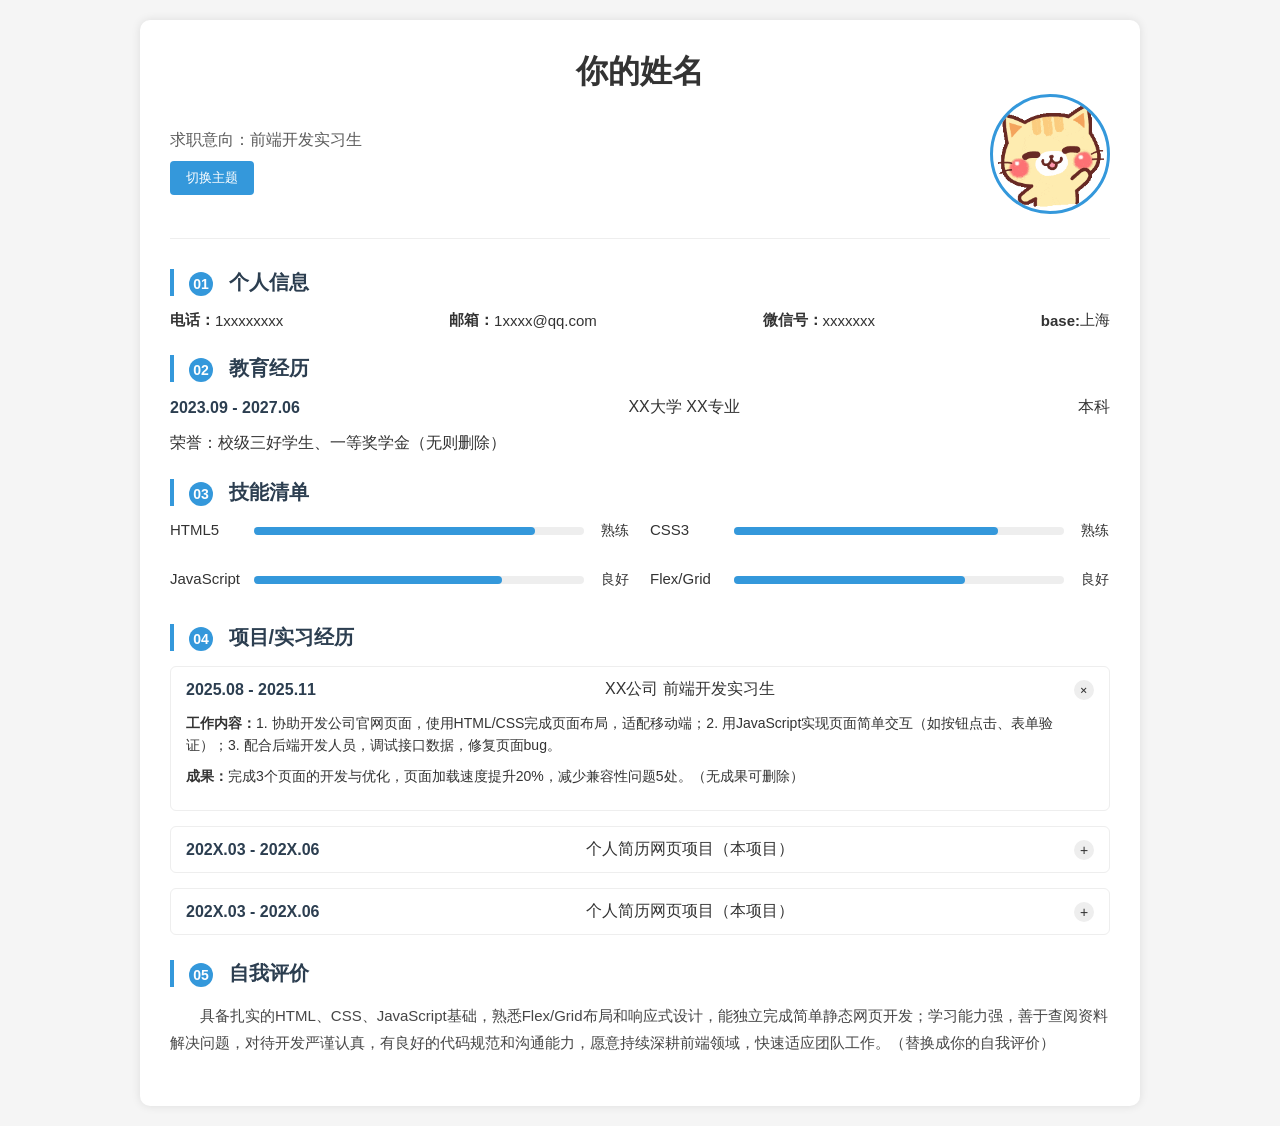
<file: index.html>
<!DOCTYPE html>
<html lang="zh-CN">

<head>
    <meta charset="UTF-8">
    <meta name="viewport" content="width=device-width, initial-scale=1.0">
    <title>个人简历 - 你的姓名</title>
    <!-- 引入CSS样式（后续第三步编写） -->
    <link rel="stylesheet" href="resume.css">
</head>

<body>
    <div class="resume-container"><!-- 头部：头像+姓名+求职意向 -->

        <div class="name">
            <h1>你的姓名</h1>
        </div>
        <div class="resume-header">
            <div class="header-info">
                <br>
                <br>
                <p class="job-intention">求职意向：前端开发实习生</p>
                <!-- JS交互：主题切换按钮 -->
                <button id="themeBtn">切换主题</button>
            </div>
            <div class="avatar">
                <img src="miao.gif" alt="个人头像">
                <!-- 无头像可删除这行 -->
            </div>

        </div>
        <!-- 个人信息 -->
        <section class="personal-info">
            <h2><span>01</span> 个人信息</h2>
            <ul>
                <li><strong>电话：</strong>1xxxxxxxx</li>
                <li><strong>邮箱：</strong>1xxxx@qq.com</li>
                <li><strong>微信号：</strong>xxxxxxx</li>
                <li><strong>base: </strong>上海</li>
            </ul>
        </section>
        <!-- 教育经历 -->
        <section class="education">
            <h2><span>02</span> 教育经历</h2>
            <div class="edu-item">
                <div class="edu-time">2023.09 - 2027.06</div>
                <div class="edu-content"> XX大学 XX专业 </div>
                <div class="edu-height">本科</div>
            </div>
            <div class="edu-item2">
                <div class="edu-win">荣誉：校级三好学生、一等奖学金（无则删除）</div>
            </div>
            <!-- 多段教育经历可复制上面的.edu-item，修改内容即可 -->


            <!-- 技能清单 -->
            <section class="skills">
                <h2><span>03</span> 技能清单</h2>
                <div class="skill-list">
                    <div class="skill-item">
                        <span class="skill-name">HTML5</span>
                        <div class="skill-bar">
                            <div class="skill-progress" style="width: 85%;"></div>
                        </div>
                        <span class="skill-level">熟练</span>
                    </div>
                    <div class="skill-item">
                        <span class="skill-name">CSS3</span>
                        <div class="skill-bar">
                            <div class="skill-progress" style="width: 80%;"></div>
                        </div>
                        <span class="skill-level">熟练</span>
                    </div>
                    <div class="skill-item">
                        <span class="skill-name">JavaScript</span>
                        <div class="skill-bar">
                            <div class="skill-progress" style="width: 75%;"></div>
                        </div>
                        <span class="skill-level">良好</span>
                    </div>
                    <div class="skill-item">
                        <span class="skill-name">Flex/Grid</span>
                        <div class="skill-bar">
                            <div class="skill-progress" style="width: 70%;"></div>
                        </div>
                        <span class="skill-level">良好</span>
                    </div>
                    <!-- 可添加其他技能，如PS、Git等，复制上面的skill-item修改即可 -->
                </div>
            </section>

            <!-- 项目/实习经历 -->
            <section class="experience">
                <h2><span>04</span> 项目/实习经历</h2>
                <!-- 经历1：可展开/收起详情（JS交互） -->
                <div class="exp-item">
                    <div class="exp-header" onclick="toggleExp(this)">
                        <div class="exp-time">2025.08 - 2025.11</div>
                        <div class="exp-title">XX公司 前端开发实习生 </div>
                        <span class="exp-icon">+</span>
                    </div>
                    <div class="exp-content" style="display: none;">
                        <p><strong>工作内容：</strong>1.
                            协助开发公司官网页面，使用HTML/CSS完成页面布局，适配移动端；2.
                            用JavaScript实现页面简单交互（如按钮点击、表单验证）；3.
                            配合后端开发人员，调试接口数据，修复页面bug。</p>
                        <p><strong>成果：</strong>完成3个页面的开发与优化，页面加载速度提升20%，减少兼容性问题5处。（无成果可删除）
                        </p>
                    </div>
                </div>
                <!-- 经历2：复制上面的exp-item修改内容 -->
                <div class="exp-item">
                    <div class="exp-header" onclick="toggleExp(this)">
                        <div class="exp-time">202X.03 - 202X.06</div>
                        <div class="exp-title">个人简历网页项目（本项目）</div>
                        <span class="exp-icon">+</span>
                    </div>
                    <div class="exp-content" style="display: none;">
                        <p><strong>项目描述：</strong>使用HTML+CSS+JS开发个人简历网页，实现简历信息展示、主题切换、经历展开/收起等功能，适配电脑、手机等不同设备。
                        </p>
                        <p><strong>技术栈：</strong>HTML5、CSS3、JavaScript、Flex布局、响应式设计。
                        </p>
                        <p><strong>个人职责：</strong>独立完成页面结构搭建、样式美化、交互功能开发，全程自主调试优化。
                        </p>
                    </div>
                </div>
                <div class="exp-item">
                    <div class="exp-header" onclick="toggleExp(this)">
                        <div class="exp-time">202X.03 - 202X.06</div>
                        <div class="exp-title">个人简历网页项目（本项目）</div>
                        <span class="exp-icon">+</span>
                    </div>
                    <div class="exp-content" style="display: none;">
                        <p><strong>项目描述：</strong>使用HTML+CSS+JS开发个人简历网页，实现简历信息展示、主题切换、经历展开/收起等功能，适配电脑、手机等不同设备。
                        </p>
                        <p><strong>技术栈：</strong>HTML5、CSS3、JavaScript、Flex布局、响应式设计。
                        </p>
                        <p><strong>个人职责：</strong>独立完成页面结构搭建、样式美化、交互功能开发，全程自主调试优化。
                        </p>
                    </div>
                </div>
            </section><!-- 自我评价（可选） -->
            <section class="self-evaluation">
                <h2><span>05</span> 自我评价</h2>
                <p>具备扎实的HTML、CSS、JavaScript基础，熟悉Flex/Grid布局和响应式设计，能独立完成简单静态网页开发；学习能力强，善于查阅资料解决问题，对待开发严谨认真，有良好的代码规范和沟通能力，愿意持续深耕前端领域，快速适应团队工作。（替换成你的自我评价）
                </p>
            </section>
    </div> <!-- 引入JS脚本（后续第四步编写） -->
    <script src="resume.js"></script>
</body>

</html>
</file>
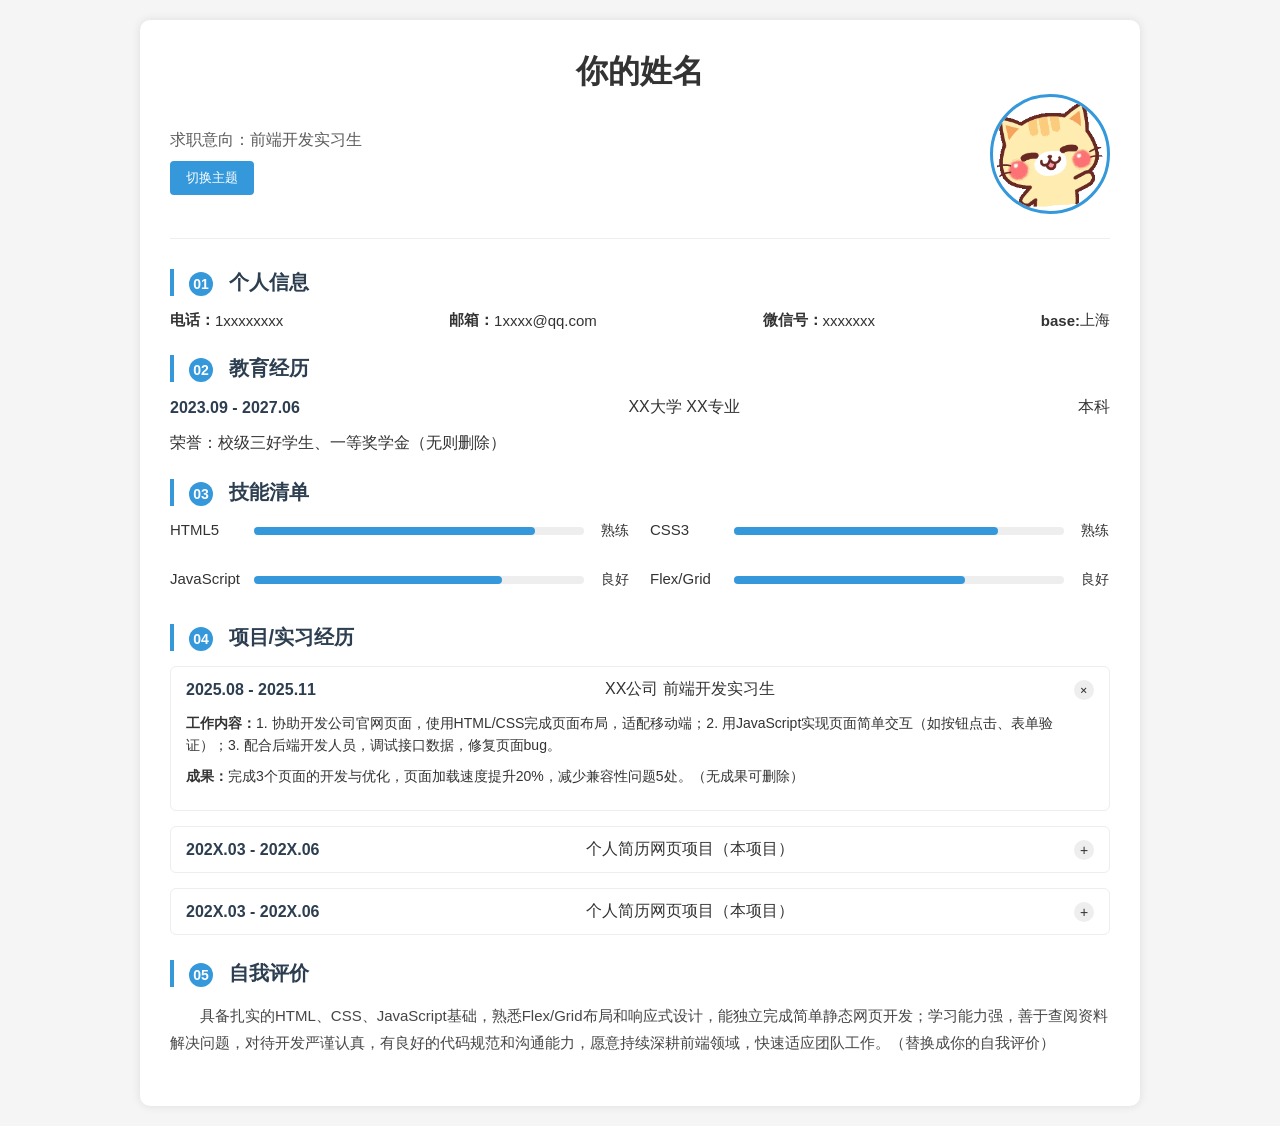
<file: resume.html>
<!DOCTYPE html>
<html lang="zh-CN">

<head>
    <meta charset="UTF-8">
    <meta name="viewport" content="width=device-width, initial-scale=1.0">
    <title>个人简历 - 你的姓名</title>
    <!-- 引入CSS样式（后续第三步编写） -->
    <link rel="stylesheet" href="resume.css">
</head>

<body>
    <div class="resume-container"><!-- 头部：头像+姓名+求职意向 -->

        <div class="name">
            <h1>你的姓名</h1>
        </div>
        <div class="resume-header">
            <div class="header-info">
                <br>
                <br>
                <p class="job-intention">求职意向：前端开发实习生</p>
                <!-- JS交互：主题切换按钮 -->
                <button id="themeBtn">切换主题</button>
            </div>
            <div class="avatar">
                <img src="miao.gif" alt="个人头像">
                <!-- 无头像可删除这行 -->
            </div>

        </div>
        <!-- 个人信息 -->
        <section class="personal-info">
            <h2><span>01</span> 个人信息</h2>
            <ul>
                <li><strong>电话：</strong>1xxxxxxxx</li>
                <li><strong>邮箱：</strong>1xxxx@qq.com</li>
                <li><strong>微信号：</strong>xxxxxxx</li>
                <li><strong>base: </strong>上海</li>
            </ul>
        </section>
        <!-- 教育经历 -->
        <section class="education">
            <h2><span>02</span> 教育经历</h2>
            <div class="edu-item">
                <div class="edu-time">2023.09 - 2027.06</div>
                <div class="edu-content"> XX大学 XX专业 </div>
                <div class="edu-height">本科</div>
            </div>
            <div class="edu-item2">
                <div class="edu-win">荣誉：校级三好学生、一等奖学金（无则删除）</div>
            </div>
            <!-- 多段教育经历可复制上面的.edu-item，修改内容即可 -->


            <!-- 技能清单 -->
            <section class="skills">
                <h2><span>03</span> 技能清单</h2>
                <div class="skill-list">
                    <div class="skill-item">
                        <span class="skill-name">HTML5</span>
                        <div class="skill-bar">
                            <div class="skill-progress" style="width: 85%;"></div>
                        </div>
                        <span class="skill-level">熟练</span>
                    </div>
                    <div class="skill-item">
                        <span class="skill-name">CSS3</span>
                        <div class="skill-bar">
                            <div class="skill-progress" style="width: 80%;"></div>
                        </div>
                        <span class="skill-level">熟练</span>
                    </div>
                    <div class="skill-item">
                        <span class="skill-name">JavaScript</span>
                        <div class="skill-bar">
                            <div class="skill-progress" style="width: 75%;"></div>
                        </div>
                        <span class="skill-level">良好</span>
                    </div>
                    <div class="skill-item">
                        <span class="skill-name">Flex/Grid</span>
                        <div class="skill-bar">
                            <div class="skill-progress" style="width: 70%;"></div>
                        </div>
                        <span class="skill-level">良好</span>
                    </div>
                    <!-- 可添加其他技能，如PS、Git等，复制上面的skill-item修改即可 -->
                </div>
            </section>

            <!-- 项目/实习经历 -->
            <section class="experience">
                <h2><span>04</span> 项目/实习经历</h2>
                <!-- 经历1：可展开/收起详情（JS交互） -->
                <div class="exp-item">
                    <div class="exp-header" onclick="toggleExp(this)">
                        <div class="exp-time">2025.08 - 2025.11</div>
                        <div class="exp-title">XX公司 前端开发实习生 </div>
                        <span class="exp-icon">+</span>
                    </div>
                    <div class="exp-content" style="display: none;">
                        <p><strong>工作内容：</strong>1.
                            协助开发公司官网页面，使用HTML/CSS完成页面布局，适配移动端；2.
                            用JavaScript实现页面简单交互（如按钮点击、表单验证）；3.
                            配合后端开发人员，调试接口数据，修复页面bug。</p>
                        <p><strong>成果：</strong>完成3个页面的开发与优化，页面加载速度提升20%，减少兼容性问题5处。（无成果可删除）
                        </p>
                    </div>
                </div>
                <!-- 经历2：复制上面的exp-item修改内容 -->
                <div class="exp-item">
                    <div class="exp-header" onclick="toggleExp(this)">
                        <div class="exp-time">202X.03 - 202X.06</div>
                        <div class="exp-title">个人简历网页项目（本项目）</div>
                        <span class="exp-icon">+</span>
                    </div>
                    <div class="exp-content" style="display: none;">
                        <p><strong>项目描述：</strong>使用HTML+CSS+JS开发个人简历网页，实现简历信息展示、主题切换、经历展开/收起等功能，适配电脑、手机等不同设备。
                        </p>
                        <p><strong>技术栈：</strong>HTML5、CSS3、JavaScript、Flex布局、响应式设计。
                        </p>
                        <p><strong>个人职责：</strong>独立完成页面结构搭建、样式美化、交互功能开发，全程自主调试优化。
                        </p>
                    </div>
                </div>
                <div class="exp-item">
                    <div class="exp-header" onclick="toggleExp(this)">
                        <div class="exp-time">202X.03 - 202X.06</div>
                        <div class="exp-title">个人简历网页项目（本项目）</div>
                        <span class="exp-icon">+</span>
                    </div>
                    <div class="exp-content" style="display: none;">
                        <p><strong>项目描述：</strong>使用HTML+CSS+JS开发个人简历网页，实现简历信息展示、主题切换、经历展开/收起等功能，适配电脑、手机等不同设备。
                        </p>
                        <p><strong>技术栈：</strong>HTML5、CSS3、JavaScript、Flex布局、响应式设计。
                        </p>
                        <p><strong>个人职责：</strong>独立完成页面结构搭建、样式美化、交互功能开发，全程自主调试优化。
                        </p>
                    </div>
                </div>
            </section><!-- 自我评价（可选） -->
            <section class="self-evaluation">
                <h2><span>05</span> 自我评价</h2>
                <p>具备扎实的HTML、CSS、JavaScript基础，熟悉Flex/Grid布局和响应式设计，能独立完成简单静态网页开发；学习能力强，善于查阅资料解决问题，对待开发严谨认真，有良好的代码规范和沟通能力，愿意持续深耕前端领域，快速适应团队工作。（替换成你的自我评价）
                </p>
            </section>
    </div> <!-- 引入JS脚本（后续第四步编写） -->
    <script src="resume.js"></script>
</body>

</html>
</file>
<file: resume.css>
/* 全局样式重置（避免不同浏览器样式差异） */
* {
    margin: 0;
    padding: 0;
    box-sizing: border-box;
    font-family: "Microsoft YaHei", sans-serif;
}

body {
    background-color: #f5f5f5;
    padding: 20px;
    /* 主题切换相关（默认浅色主题） */
    --bg-color: #fff;
    --text-color: #333;
    --title-color: #2c3e50;
    --border-color: #eee;
    --progress-color: #3498db;
    --hover-color: #f0f8ff;
}

/* 深色主题样式（JS切换时生效） */
body.dark {
    --bg-color: #1a1a1a;
    --text-color: #eee;
    --title-color: #3498db;
    --border-color: #333;
    --progress-color: #2ecc71;
    --hover-color: #2c3e50;
}

/* 简历容器（居中、限制宽度、背景色） */
.resume-container {
    max-width: 1000px;
    margin: 0 auto;
    background-color: var(--bg-color);
    padding: 30px;
    border-radius: 10px;
    box-shadow: 0 0 10px rgba(0, 0, 0, 0.1);
    color: var(--text-color);
    transition: all 0.3s ease;
    /* 主题切换平滑过渡 */
}

/* 头部样式：头像+姓名+求职意向 */
.resume-header {
    display: grid;
    grid-template-columns: 1fr auto;
    /* 左边占满，右边头像固定 */
    grid-template-rows: auto auto;
    /* 两行：名字一行 + 求职/头像一行 */
    margin-bottom: 30px;
    padding-bottom: 20px;
    border-bottom: 1px solid var(--border-color);
}

.avatar img {
    width: 120px;
    height: 120px;
    border-radius: 50%;
    object-fit: cover;
    /* 头像自适应，不拉伸 */
    border: 3px solid var(--progress-color);
}

.avatar {
    margin-left: auto;
    align-self: center;
}

.header-info h1 {
    font-size: 28px;
    color: var(--title-color);
    margin-bottom: 10px;
    text-align: center;
}

.job-intention {
    font-size: 16px;
    color: #666;
    color: var(--text-color);
    opacity: 0.8;
}

/* 主题切换按钮 */
#themeBtn {
    padding: 8px 16px;
    border: none;
    border-radius: 4px;
    background-color: var(--progress-color);
    color: #fff;
    cursor: pointer;
    transition: background-color 0.3s;
    margin-top: 10px;
}

#themeBtn:hover {
    background-color: #2980b9;
}

/* 所有 section 标题样式（统一风格） */
section h2 {
    font-size: 20px;
    color: var(--title-color);
    margin: 25px 0 15px;
    padding-left: 15px;
    border-left: 4px solid var(--progress-color);
    position: relative;
}

section h2 span {
    display: inline-block;
    width: 24px;
    height: 24px;
    background-color: var(--progress-color);
    color: #fff;
    border-radius: 50%;
    text-align: center;
    line-height: 24px;
    font-size: 14px;
    margin-right: 10px;
}

/* 个人信息样式 */
.personal-info ul {
    list-style: none;
    display: flex;
    flex-wrap: wrap;
    /* 自适应换行，避免手机端溢出 */
    gap: 20px;
    justify-content: space-between;
    /* 学校左，时间右 */
    width: 100%;
    align-items: center;
    /* 列表项之间的间距 */
}

.personal-info li {
    font-size: 15px;
    display: flex;
    align-items: center;
}

.personal-info a {
    color: var(--progress-color);
    text-decoration: none;
}

.personal-info a:hover {
    text-decoration: underline;
}

/* 教育经历样式 */
.education {
    margin-bottom: 20px;
}

.edu-item {
    display: flex;
    padding-bottom: 15px;

}

.edu-time {
    width: 120px;
    font-weight: bold;
    color: var(--title-color);
}

.edu-content h3 {
    font-size: 16px;
    margin-bottom: 5px;
}

.edu-content p {
    font-size: 14px;
    opacity: 0.8;
}

/* 技能清单样式 */
.skill-list {
    display: flex;
    flex-wrap: wrap;
    gap: 20px;
}

.skill-item {
    width: calc(50% - 10px);
    /* 一行显示2个技能，自适应宽度 */
    margin-bottom: 10px;
}

.skill-name {
    display: inline-block;
    width: 80px;
    font-size: 15px;
}

.skill-bar {
    display: inline-block;
    width: calc(100% - 130px);
    height: 8px;
    background-color: var(--border-color);
    border-radius: 4px;
    vertical-align: middle;
    /* 与文字垂直居中 */
}

.skill-progress {
    height: 100%;
    background-color: var(--progress-color);
    border-radius: 4px;
}

.skill-level {
    display: inline-block;
    width: 40px;
    font-size: 14px;
    text-align: right;
}

/* 项目/实习经历样式 */
.exp-item {
    margin-bottom: 15px;
    border: 1px solid var(--border-color);
    border-radius: 6px;
    overflow: hidden;
    transition: all 0.3s ease;
}

.exp-item:hover {
    background-color: var(--hover-color);
    box-shadow: 0 2px 5px rgba(0, 0, 0, 0.1);
}

.exp-header {
    display: flex;
    justify-content: space-between;
    align-items: center;
    padding: 12px 15px;
    cursor: pointer;
    /* 点击指针，提示可点击 */
}

.exp-time {
    width: 120px;
    font-weight: bold;
    color: var(--title-color);
}

.exp-title {
    flex: 1;
    /* 占满中间空间 */
    margin: 0 15px;
    font-size: 16px;
}

.exp-icon {
    width: 20px;
    height: 20px;
    border-radius: 50%;
    background-color: var(--border-color);
    color: var(--text-color);
    text-align: center;
    line-height: 20px;
    font-size: 14px;
    transition: transform 0.3s;
}

/* 展开详情时，图标旋转 */
.exp-header.active .exp-icon {
    transform: rotate(45deg);
}

.exp-content {
    padding: 0 15px 15px;
    font-size: 14px;
    line-height: 1.6;
    /* 行高，提升阅读体验 */
}

.exp-content p {
    margin-bottom: 8px;
}

/* 自我评价样式 */
.self-evaluation p {
    line-height: 1.8;
    font-size: 15px;
    text-indent: 2em;
    /* 首行缩进2字符，更规范 */
    opacity: 0.9;
}

/* 响应式设计（适配手机端，避免横向滚动） */
@media (max-width: 768px) {
    .resume-container {
        padding: 20px 15px;
    }

    .resume-header {
        flex-direction: column;
        text-align: center;
        gap: 15px;
    }

    .skill-item {
        width: 100%;
        /* 手机端一行显示1个技能 */
    }

    .edu-item,
    .exp-header {
        flex-direction: column;
        align-items: flex-start;
        gap: 5px;
    }

    .edu-time,
    .exp-time {
        width: 100%;
        margin-bottom: 5px;
    }

    .exp-title {
        margin: 0;
    }
}

/* 打印样式（可选，打印时优化布局） */
@media print {
    body {
        background-color: #fff;
        padding: 0;
    }

    .resume-container {
        box-shadow: none;
        padding: 0;
    }

    #themeBtn {
        display: none;
        /* 打印时隐藏主题切换按钮 */
    }
}

.edu-time {
    white-space: nowrap;
    /* 强制不换行 */
}

.edu-item {
    display: flex;
    align-items: center;
    /* 垂直居中 */
    justify-content: space-between;
    /* 学校左，时间右 */
    width: 100%;
}

.exp-time {
    white-space: nowrap;
}


.exp-header {
    display: flex;
    align-items: center;
    justify-content: space-between;
    /* 时间在左，图标在右，中间内容占空间 */
    width: 100%;
    gap: 100px;
    /* 元素之间留一点空隙，防止贴死 */
}

.exp-title {
    flex: 1;
    /* 关键：让它占满中间所有剩余空间 */
    text-align: center;
    /* 可选：让标题在中间居中显示 */
    white-space: nowrap;
    /* 可选：防止标题文字换行 */
}

.name {
    grid-column: 1 / -1;
    /* 让名字占满整行（从第1列到最后1列） */
    text-align: center;
    margin: 0;
    /* 清除h1默认的上下边距 */

}
</file>
